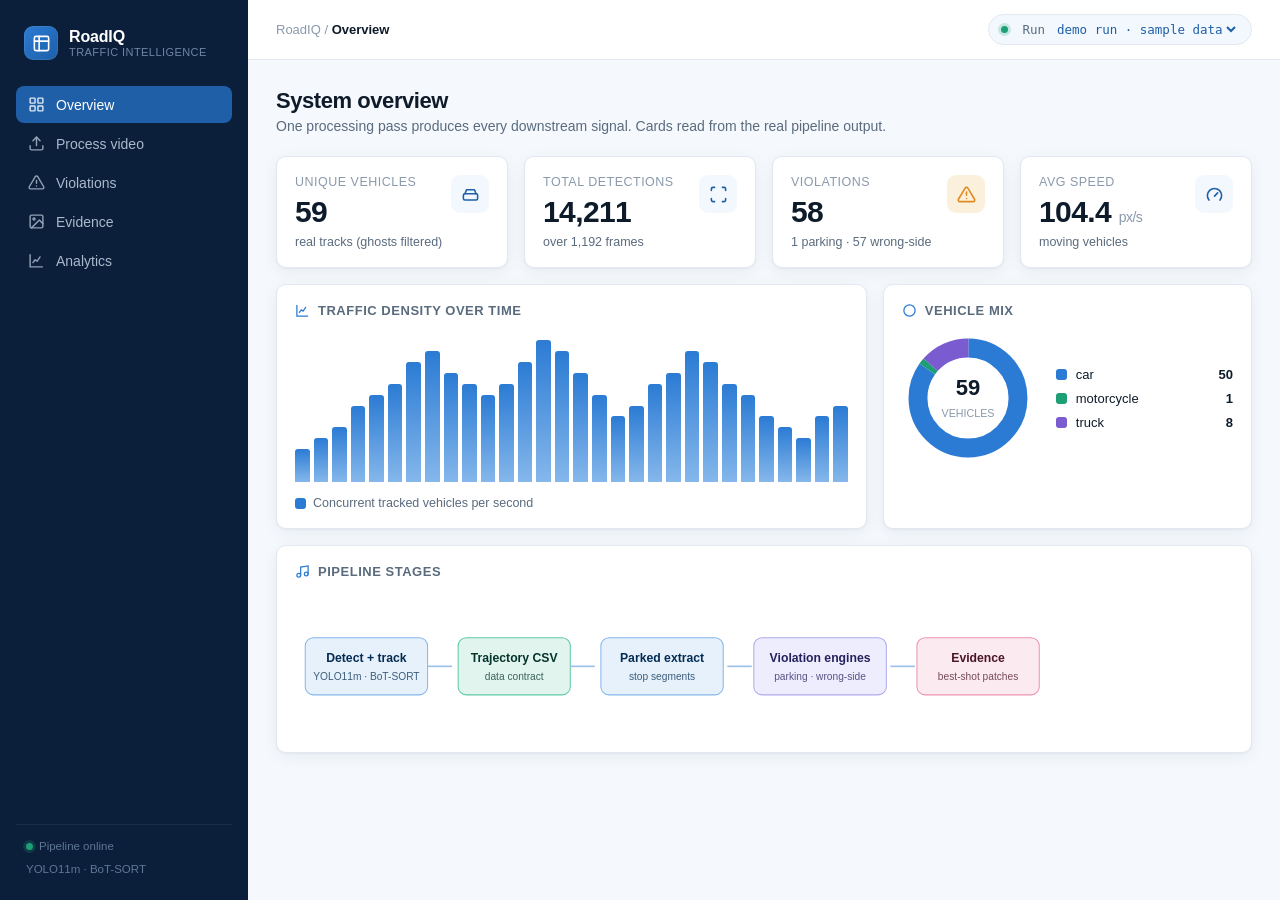
<file: index-2.html>
<!DOCTYPE html>
<html lang="en">
<head>
<meta charset="utf-8">
<meta name="viewport" content="width=device-width, initial-scale=1">
<title>Traffic Violation Dashboard</title>
<style>
:root {
  --navy-900:#0B1F3A; --navy-800:#102a4c; --blue-600:#1E5FA8; --blue-500:#2B7BD4;
  --blue-100:#E6F1FB; --blue-50:#F2F8FD; --ink:#0E1B2A; --slate:#5A6B7E; --mist:#8A99AB;
  --line:#E2E9F1; --surface:#FFFFFF; --canvas:#F5F8FC;
  --amber:#E08A1E; --amber-bg:#FBF0DC; --green:#1D9E75; --green-bg:#E1F5EE;
  --red:#C8442E; --red-bg:#FBE9E5;
  --mono:ui-monospace,"SF Mono","Roboto Mono",Menlo,monospace;
  --sans:-apple-system,BlinkMacSystemFont,"Segoe UI",Roboto,Helvetica,Arial,sans-serif;
  --r:10px; --shadow:0 1px 2px rgba(11,31,58,.04),0 4px 16px rgba(11,31,58,.06);
}
*{box-sizing:border-box;margin:0;padding:0}
html,body{height:100%}
body{font-family:var(--sans);background:var(--canvas);color:var(--ink);-webkit-font-smoothing:antialiased;display:grid;grid-template-columns:248px 1fr;min-height:100vh}

.sidebar{background:var(--navy-900);color:#cdd9e8;display:flex;flex-direction:column;padding:22px 16px;position:sticky;top:0;height:100vh}
.brand{display:flex;align-items:center;gap:11px;padding:4px 8px 22px}
.brand .mark{width:34px;height:34px;border-radius:9px;background:linear-gradient(135deg,var(--blue-500),var(--blue-600));display:grid;place-items:center;flex:none;box-shadow:0 0 0 1px rgba(255,255,255,.08) inset}
.brand .mark svg{width:19px;height:19px}
.brand h1{font-size:16px;font-weight:600;color:#fff;letter-spacing:-.01em;line-height:1.1}
.brand .tag{font-size:11px;color:#6f87a6;letter-spacing:.04em;text-transform:uppercase}
.nav{display:flex;flex-direction:column;gap:2px;margin-top:4px}
.nav a{display:flex;align-items:center;gap:11px;padding:10px 12px;border-radius:8px;color:#aab9cc;text-decoration:none;font-size:14px;font-weight:450;transition:background .14s,color .14s}
.nav a svg{width:17px;height:17px;flex:none;opacity:.85}
.nav a:hover{background:rgba(255,255,255,.05);color:#e6eef8}
.nav a.active{background:var(--blue-600);color:#fff}
.sidebar .foot{margin-top:auto;font-size:11.5px;color:#5f7794;line-height:1.6;padding:12px 10px 0;border-top:1px solid rgba(255,255,255,.07)}
.dot-live{display:inline-block;width:7px;height:7px;border-radius:50%;background:var(--green);margin-right:6px;box-shadow:0 0 0 3px rgba(29,158,117,.2)}

.main{min-width:0;display:flex;flex-direction:column}
.topbar{height:60px;background:var(--surface);border-bottom:1px solid var(--line);display:flex;align-items:center;justify-content:space-between;padding:0 28px;position:sticky;top:0;z-index:10}
.topbar .crumb{font-size:13px;color:var(--mist)}
.topbar .crumb b{color:var(--ink);font-weight:600}
.run-pill{font-size:12.5px;font-family:var(--mono);color:var(--slate);background:var(--blue-50);border:1px solid var(--line);padding:6px 12px;border-radius:20px;display:flex;align-items:center;gap:8px}
.run-pill select{border:none;background:transparent;font:inherit;color:var(--blue-600);cursor:pointer;outline:none}
.content{padding:28px;max-width:1180px;width:100%}
.page{display:none}.page.show{display:block;animation:fade .25s ease}
@keyframes fade{from{opacity:0;transform:translateY(6px)}to{opacity:1;transform:none}}
.page-head{margin-bottom:22px}
.page-head h2{font-size:22px;font-weight:600;letter-spacing:-.02em}
.page-head p{color:var(--slate);font-size:14px;margin-top:4px}

.grid{display:grid;gap:16px}
.cols-4{grid-template-columns:repeat(4,1fr)}.cols-3{grid-template-columns:repeat(3,1fr)}.cols-2{grid-template-columns:1.6fr 1fr}
@media(max-width:1000px){.cols-4{grid-template-columns:repeat(2,1fr)}.cols-2,.cols-3{grid-template-columns:1fr}}
.card{background:var(--surface);border:1px solid var(--line);border-radius:var(--r);padding:18px;box-shadow:var(--shadow)}
.card h3{font-size:13px;font-weight:600;color:var(--slate);text-transform:uppercase;letter-spacing:.04em;margin-bottom:14px;display:flex;align-items:center;gap:8px}
.card h3 svg{width:15px;height:15px;color:var(--blue-500)}
.stat .label{font-size:12.5px;color:var(--mist);text-transform:uppercase;letter-spacing:.04em}
.stat .value{font-size:30px;font-weight:650;letter-spacing:-.02em;margin-top:6px;font-variant-numeric:tabular-nums}
.stat .value small{font-size:14px;color:var(--mist);font-weight:500}
.stat .sub{font-size:12.5px;color:var(--slate);margin-top:6px}
.stat .ic{float:right;width:38px;height:38px;border-radius:9px;background:var(--blue-50);display:grid;place-items:center}
.stat .ic svg{width:19px;height:19px;color:var(--blue-600)}
.stat.alert .ic{background:var(--amber-bg)}.stat.alert .ic svg{color:var(--amber)}

table{width:100%;border-collapse:collapse;font-size:13.5px}
th{text-align:left;font-size:11.5px;text-transform:uppercase;letter-spacing:.04em;color:var(--mist);font-weight:600;padding:0 14px 11px;border-bottom:1px solid var(--line)}
td{padding:13px 14px;border-bottom:1px solid var(--blue-50);vertical-align:middle}
tr:last-child td{border-bottom:none}
tr:hover td{background:var(--blue-50)}
.mono{font-family:var(--mono);font-size:12.5px}
.id-chip{font-family:var(--mono);font-size:12px;background:var(--navy-900);color:#bcd2ee;padding:3px 8px;border-radius:5px}
.badge{display:inline-flex;align-items:center;gap:6px;font-size:12px;font-weight:600;padding:4px 10px;border-radius:16px}
.badge.parking{background:var(--amber-bg);color:#8a5410}
.badge.wrong{background:var(--red-bg);color:#8f2a19}
.badge.cls{background:var(--blue-50);color:var(--blue-600)}
.conf-bar{height:6px;background:var(--line);border-radius:4px;width:70px;overflow:hidden;display:inline-block;vertical-align:middle}
.conf-bar>i{display:block;height:100%;background:var(--blue-500)}

.drop{border:2px dashed var(--sky-line,#85B7EB);border-radius:14px;background:var(--blue-50);padding:46px 20px;text-align:center;cursor:pointer;transition:background .15s,border-color .15s}
.drop:hover,.drop.over{background:#E9F3FD;border-color:var(--blue-500)}
.drop .big{width:54px;height:54px;border-radius:13px;background:#fff;box-shadow:var(--shadow);display:grid;place-items:center;margin:0 auto 14px}
.drop .big svg{width:26px;height:26px;color:var(--blue-600)}
.drop h4{font-size:16px;font-weight:600}
.drop p{color:var(--slate);font-size:13px;margin-top:5px}
.btn{font:inherit;font-weight:600;font-size:14px;border:none;cursor:pointer;padding:11px 20px;border-radius:9px;background:var(--blue-600);color:#fff;transition:background .14s}
.btn:hover{background:var(--blue-500)}.btn:disabled{background:var(--mist);cursor:default}
.btn.ghost{background:#fff;color:var(--blue-600);border:1px solid var(--line)}
.btn.sm{padding:8px 14px;font-size:13px}

.pipe-steps{display:flex;gap:0;margin-top:8px}
.pstep{flex:1;display:flex;flex-direction:column;align-items:center;gap:8px;position:relative}
.pstep:not(:last-child)::after{content:"";position:absolute;top:17px;left:50%;width:100%;height:2px;background:var(--line);z-index:0}
.pstep .ring{width:36px;height:36px;border-radius:50%;background:#fff;border:2px solid var(--line);display:grid;place-items:center;z-index:1;color:var(--mist);transition:all .2s}
.pstep .ring svg{width:16px;height:16px}
.pstep.active .ring{border-color:var(--blue-500);color:var(--blue-600);box-shadow:0 0 0 4px var(--blue-50)}
.pstep.done .ring{background:var(--green);border-color:var(--green);color:#fff}
.pstep .lbl{font-size:11px;color:var(--slate);font-weight:500;text-align:center}
.pstep.active .lbl,.pstep.done .lbl{color:var(--ink)}

.video-wrap{background:var(--navy-900);border-radius:var(--r);overflow:hidden;aspect-ratio:16/9;display:grid;place-items:center}
.video-wrap video{width:100%;height:100%;object-fit:contain}
.video-wrap .placeholder{color:#5f7794;font-size:13px;text-align:center}
.video-wrap .placeholder svg{width:30px;height:30px;margin-bottom:8px;opacity:.6}
.empty{text-align:center;padding:48px 20px;color:var(--mist)}
.empty svg{width:38px;height:38px;opacity:.4;margin-bottom:10px}
.empty p{font-size:14px}
.note{font-size:12.5px;color:var(--slate);background:var(--blue-50);border-left:3px solid #85B7EB;padding:10px 14px;border-radius:0 8px 8px 0;margin-top:14px}
.note.amber{background:var(--amber-bg);border-left-color:var(--amber);color:#7a4d10}
.legend{display:flex;gap:18px;flex-wrap:wrap;font-size:12.5px;color:var(--slate);margin-top:14px}
.legend span{display:flex;align-items:center;gap:7px}
.legend i{width:11px;height:11px;border-radius:3px}
.bars{display:flex;align-items:flex-end;gap:4px;height:150px;padding-top:8px}
.bars .bar{flex:1;background:linear-gradient(var(--blue-500),#85B7EB);border-radius:3px 3px 0 0;min-height:3px;transition:height .4s}
.bars .bar:hover{background:var(--blue-600)}
.donut-wrap{display:flex;align-items:center;gap:22px}
.donut{width:132px;height:132px;flex:none}
.donut-legend{display:flex;flex-direction:column;gap:9px;font-size:13px;flex:1}
.donut-legend .row{display:flex;align-items:center;gap:9px}
.donut-legend .row i{width:11px;height:11px;border-radius:3px;flex:none}
.donut-legend .row b{margin-left:auto;font-variant-numeric:tabular-nums}
.spinner{width:16px;height:16px;border:2px solid var(--blue-100);border-top-color:var(--blue-500);border-radius:50%;animation:spin .7s linear infinite;display:inline-block;vertical-align:middle}
@keyframes spin{to{transform:rotate(360deg)}}

/* zone drawer */
.mode-btn{font:inherit;font-size:13px;font-weight:600;padding:9px 14px;border-radius:8px;border:1px solid var(--line);background:#fff;color:var(--slate);cursor:pointer;display:inline-flex;align-items:center;gap:8px;transition:.14s}
.mode-btn i{width:12px;height:12px;border-radius:3px;flex:none}
.mode-btn.active[data-mode="parking"]{border-color:var(--red);background:var(--red-bg);color:#8f2a19}
.mode-btn.active[data-mode="road"]{border-color:var(--amber);background:var(--amber-bg);color:#8a5410}
.hint{font-size:12.5px;color:var(--blue-600);background:var(--blue-50);border-radius:8px;padding:9px 13px;margin-top:10px;font-weight:500}
.evidence-card{border:1px solid var(--line);border-radius:var(--r);overflow:hidden;background:#fff}
.evidence-card img{width:100%;display:block;background:var(--navy-900)}
.cite-head{padding:12px 14px 0}
.cite-body{padding:10px 14px 14px}
.cite-row{display:flex;justify-content:space-between;gap:12px;padding:5px 0;border-bottom:1px solid var(--blue-50);font-size:13px}
.cite-row:last-child{border-bottom:none}
.cite-k{color:var(--mist);font-weight:500}
.cite-v{color:var(--ink);font-weight:600;font-variant-numeric:tabular-nums;text-align:right}

</style>
</head>
<body data-active="dashboard">

<aside class="sidebar">
  <div class="brand">
    <div class="mark"><svg viewBox="0 0 24 24" fill="none" stroke="#fff" stroke-width="2" stroke-linecap="round" stroke-linejoin="round"><path d="M3 9h18M9 3v18"/><rect x="3" y="3" width="18" height="18" rx="2"/></svg></div>
    <div><h1>RoadIQ</h1><div class="tag">Traffic intelligence</div></div>
  </div>
  <nav class="nav">
    <a data-page="dashboard" href="/dashboard"><svg viewBox="0 0 24 24" fill="none" stroke="currentColor" stroke-width="2"><rect x="3" y="3" width="7" height="7" rx="1"/><rect x="14" y="3" width="7" height="7" rx="1"/><rect x="3" y="14" width="7" height="7" rx="1"/><rect x="14" y="14" width="7" height="7" rx="1"/></svg>Overview</a>
    <a data-page="upload" href="/upload"><svg viewBox="0 0 24 24" fill="none" stroke="currentColor" stroke-width="2" stroke-linecap="round" stroke-linejoin="round"><path d="M21 15v4a2 2 0 0 1-2 2H5a2 2 0 0 1-2-2v-4"/><path d="M17 8l-5-5-5 5"/><path d="M12 3v12"/></svg>Process video</a>
    <a data-page="violations" href="/violations"><svg viewBox="0 0 24 24" fill="none" stroke="currentColor" stroke-width="2" stroke-linecap="round" stroke-linejoin="round"><path d="M10.29 3.86 1.82 18a2 2 0 0 0 1.71 3h16.94a2 2 0 0 0 1.71-3L13.71 3.86a2 2 0 0 0-3.42 0z"/><path d="M12 9v4M12 17h.01"/></svg>Violations</a>
    <a data-page="evidence" href="/evidence"><svg viewBox="0 0 24 24" fill="none" stroke="currentColor" stroke-width="2"><rect x="3" y="3" width="18" height="18" rx="2"/><circle cx="8.5" cy="8.5" r="1.5"/><path d="M21 15l-5-5L5 21" stroke-linecap="round" stroke-linejoin="round"/></svg>Evidence</a>
    <a data-page="analytics" href="/analytics"><svg viewBox="0 0 24 24" fill="none" stroke="currentColor" stroke-width="2"><path d="M3 3v18h18"/><path d="M7 15l3-4 3 2 4-6" stroke-linecap="round" stroke-linejoin="round"/></svg>Analytics</a>
  </nav>
  <div class="foot"><div><span class="dot-live"></span>Pipeline online</div><div style="margin-top:4px">YOLO11m · BoT-SORT</div></div>
</aside>

<div class="main">
  <header class="topbar">
    <div class="crumb">RoadIQ / <b id="crumb">Overview</b></div>
    <div class="run-pill"><span class="dot-live"></span><span>Run</span><select id="runSelect"><option>no runs yet</option></select></div>
  </header>
  <div class="content">

    <!-- OVERVIEW -->
    <section class="page" id="page-dashboard">
      <div class="page-head"><h2>System overview</h2><p>One processing pass produces every downstream signal. Cards read from the real pipeline output.</p></div>
      <div class="grid cols-4" id="statCards"></div>
      <div class="grid cols-2" style="margin-top:16px">
        <div class="card"><h3><svg viewBox="0 0 24 24" fill="none" stroke="currentColor" stroke-width="2"><path d="M3 3v18h18"/><path d="M7 15l3-4 3 2 4-6" stroke-linecap="round" stroke-linejoin="round"/></svg>Traffic density over time</h3><div class="bars" id="ovDensity"></div><div class="legend"><span><i style="background:var(--blue-500)"></i>Concurrent tracked vehicles per second</span></div></div>
        <div class="card"><h3><svg viewBox="0 0 24 24" fill="none" stroke="currentColor" stroke-width="2"><circle cx="12" cy="12" r="9"/></svg>Vehicle mix</h3><div class="donut-wrap"><svg class="donut" id="ovDonut" viewBox="0 0 42 42"></svg><div class="donut-legend" id="ovDonutLegend"></div></div></div>
      </div>
      <div class="card" style="margin-top:16px"><h3><svg viewBox="0 0 24 24" fill="none" stroke="currentColor" stroke-width="2" stroke-linecap="round"><path d="M9 18V5l12-2v13"/><circle cx="6" cy="18" r="3"/><circle cx="18" cy="16" r="3"/></svg>Pipeline stages</h3><div id="archDiagram"></div></div>
    </section>

    <!-- UPLOAD -->
    <section class="page" id="page-upload">
      <div class="page-head"><h2>Process a traffic video</h2><p>Upload footage, draw parking zones and road lanes with flow arrows, then run the full violation pipeline.</p></div>
      <div class="grid cols-2">
        <div class="card">
          <input type="file" id="fileInput" accept="video/*" hidden>
          <div class="drop" id="drop"><div class="big"><svg viewBox="0 0 24 24" fill="none" stroke="currentColor" stroke-width="2" stroke-linecap="round" stroke-linejoin="round"><path d="M21 15v4a2 2 0 0 1-2 2H5a2 2 0 0 1-2-2v-4"/><path d="M17 8l-5-5-5 5"/><path d="M12 3v12"/></svg></div><h4 id="dropTitle">Drop a video here, or click to browse</h4><p id="dropSub">MP4 · runs YOLO11m + BoT-SORT + violation engines</p></div>
          <div style="display:flex;gap:10px;margin-top:16px"><button class="btn" id="runBtn" disabled>Run pipeline</button><button class="btn ghost" id="demoBtn">Load demo run</button></div>
          <div class="note amber">GPU note — detection is compute-heavy. On CPU, use a short, lower-resolution clip. The page polls for completion automatically.</div>
        </div>
        <div class="card">
          <h3><svg viewBox="0 0 24 24" fill="none" stroke="currentColor" stroke-width="2"><circle cx="12" cy="12" r="9"/></svg>Pipeline status</h3>
          <div class="pipe-steps" id="pipeSteps">
            <div class="pstep" data-s="0"><div class="ring"><svg viewBox="0 0 24 24" fill="none" stroke="currentColor" stroke-width="2" stroke-linecap="round" stroke-linejoin="round"><path d="M17 8l-5-5-5 5"/><path d="M12 3v12"/></svg></div><div class="lbl">Upload</div></div>
            <div class="pstep" data-s="1"><div class="ring"><svg viewBox="0 0 24 24" fill="none" stroke="currentColor" stroke-width="2"><path d="M12 2 2 7l10 5 10-5-10-5z"/><path d="M2 17l10 5 10-5" stroke-linecap="round" stroke-linejoin="round"/></svg></div><div class="lbl">Zones</div></div>
            <div class="pstep" data-s="2"><div class="ring"><svg viewBox="0 0 24 24" fill="none" stroke="currentColor" stroke-width="2"><rect x="3" y="5" width="18" height="14" rx="2"/><path d="M8 9l4 3-4 3" stroke-linecap="round" stroke-linejoin="round"/></svg></div><div class="lbl">Detect</div></div>
            <div class="pstep" data-s="3"><div class="ring"><svg viewBox="0 0 24 24" fill="none" stroke="currentColor" stroke-width="2" stroke-linecap="round" stroke-linejoin="round"><path d="M10.29 3.86 1.82 18a2 2 0 0 0 1.71 3h16.94a2 2 0 0 0 1.71-3L13.71 3.86a2 2 0 0 0-3.42 0z"/><path d="M12 9v4M12 17h.01"/></svg></div><div class="lbl">Violations</div></div>
            <div class="pstep" data-s="4"><div class="ring"><svg viewBox="0 0 24 24" fill="none" stroke="currentColor" stroke-width="2" stroke-linecap="round" stroke-linejoin="round"><path d="M20 6 9 17l-5-5"/></svg></div><div class="lbl">Evidence</div></div>
          </div>
          <div id="statusMsg" style="margin-top:18px;font-size:13.5px;color:var(--slate)">Waiting for a video.</div>
        </div>
      </div>

      <!-- ZONE DRAWER -->
      <div class="card" id="zoneCard" style="margin-top:16px;display:none">
        <h3><svg viewBox="0 0 24 24" fill="none" stroke="currentColor" stroke-width="2" stroke-linecap="round" stroke-linejoin="round"><path d="M12 2 2 7l10 5 10-5-10-5z"/><path d="M2 17l10 5 10-5M2 12l10 5 10-5"/></svg>Set up zones</h3>
        <p style="font-size:13px;color:var(--slate);margin:-6px 0 14px">The camera is static, so zones drawn on this frame hold for the whole clip. Choose a mode, click points to outline an area, then close it. Road lanes also need a flow-direction arrow.</p>
        <div style="display:flex;gap:18px;flex-wrap:wrap">
          <div style="flex:2;min-width:340px">
            <div style="display:flex;gap:10px;margin-bottom:12px;flex-wrap:wrap">
              <button class="mode-btn" data-mode="parking"><i style="background:var(--red)"></i>Parking zone</button>
              <button class="mode-btn" data-mode="road"><i style="background:var(--amber)"></i>Road lane + arrow</button>
              <button class="btn ghost sm" id="closeShapeBtn">Close shape</button>
              <button class="btn ghost sm" id="undoBtn">Undo</button>
            </div>
            <div id="canvasWrap" style="position:relative;border-radius:10px;overflow:hidden;background:var(--navy-900);line-height:0">
              <img id="frameImg" style="width:100%;display:block" alt="frame">
              <canvas id="zoneCanvas" style="position:absolute;inset:0;width:100%;height:100%;cursor:crosshair"></canvas>
            </div>
            <div class="hint" id="drawHint">Pick a mode above to start drawing.</div>
          </div>
          <div style="flex:1;min-width:200px">
            <div style="font-size:11.5px;text-transform:uppercase;letter-spacing:.04em;color:var(--mist);font-weight:600;margin-bottom:10px">Configured zones</div>
            <div id="zoneList"><div style="font-size:13px;color:var(--mist)">No zones yet. Drawing is optional — skip to process the whole frame.</div></div>
          </div>
        </div>
      </div>

      <div class="grid cols-2" style="margin-top:16px">
        <div class="card"><h3><svg viewBox="0 0 24 24" fill="none" stroke="currentColor" stroke-width="2"><rect x="2" y="4" width="20" height="16" rx="2"/><path d="M10 9l5 3-5 3z" stroke-linejoin="round"/></svg>Annotated output</h3><div class="video-wrap" id="annoWrap"><div class="placeholder"><svg viewBox="0 0 24 24" fill="none" stroke="currentColor" stroke-width="1.6"><rect x="2" y="4" width="20" height="16" rx="2"/><path d="M10 9l5 3-5 3z"/></svg><div>Boxes + IDs render here after processing</div></div></div></div>
        <div class="card"><h3><svg viewBox="0 0 24 24" fill="none" stroke="currentColor" stroke-width="2"><circle cx="5" cy="19" r="2"/><path d="M5 17c4-9 9-12 16-13" stroke-linecap="round"/></svg>Trajectory map</h3><div class="video-wrap" id="trajWrap"><div class="placeholder"><svg viewBox="0 0 24 24" fill="none" stroke="currentColor" stroke-width="1.6"><circle cx="5" cy="19" r="2"/><path d="M5 17c4-9 9-12 16-13"/></svg><div>Isolated motion-vector view</div></div></div></div>
      </div>
    </section>

    <!-- VIOLATIONS -->
    <section class="page" id="page-violations">
      <div class="page-head"><h2>Detected violations</h2><p>Illegal parking (5-point consensus) and wrong-side driving (vector alignment) from the real engines.</p></div>
      <div class="grid cols-2" id="violStats" style="margin-bottom:16px"></div>
      <div class="card"><h3 style="justify-content:space-between"><span style="display:flex;align-items:center;gap:8px"><svg viewBox="0 0 24 24" fill="none" stroke="currentColor" stroke-width="2" stroke-linecap="round" stroke-linejoin="round"><path d="M10.29 3.86 1.82 18a2 2 0 0 0 1.71 3h16.94a2 2 0 0 0 1.71-3L13.71 3.86a2 2 0 0 0-3.42 0z"/><path d="M12 9v4M12 17h.01"/></svg>Violation log</span><button class="btn ghost sm" id="dlCsvBtn"><svg viewBox="0 0 24 24" fill="none" stroke="currentColor" stroke-width="2" stroke-linecap="round" stroke-linejoin="round" style="width:14px;height:14px;margin-right:6px;vertical-align:-2px"><path d="M21 15v4a2 2 0 0 1-2 2H5a2 2 0 0 1-2-2v-4"/><path d="M7 10l5 5 5-5"/><path d="M12 15V3"/></svg>Download CSV</button></h3><div id="violTable"></div></div>
    </section>

    <!-- EVIDENCE -->
    <section class="page" id="page-evidence">
      <div class="page-head"><h2>Evidence patches</h2><p>The harvester picks the sharpest, largest frame per violator and writes a citation sidecar.</p></div>
      <div class="grid cols-3" id="evidenceGrid"></div>
    </section>

    <!-- ANALYTICS -->
    <section class="page" id="page-analytics">
      <div class="page-head"><h2>Analytics &amp; reporting</h2><p>Aggregate trends over the trajectory records.</p></div>
      <div class="grid cols-3" id="anStats" style="margin-bottom:16px"></div>
      <div class="grid cols-2">
        <div class="card"><h3><svg viewBox="0 0 24 24" fill="none" stroke="currentColor" stroke-width="2"><path d="M3 3v18h18"/><path d="M7 15l3-4 3 2 4-6" stroke-linecap="round" stroke-linejoin="round"/></svg>Traffic density timeline</h3><div class="bars" id="anDensity"></div></div>
        <div class="card"><h3><svg viewBox="0 0 24 24" fill="none" stroke="currentColor" stroke-width="2"><path d="M10.29 3.86 1.82 18a2 2 0 0 0 1.71 3h16.94a2 2 0 0 0 1.71-3L13.71 3.86a2 2 0 0 0-3.42 0z" stroke-linejoin="round"/></svg>Violations by type</h3><div id="anViolMix"></div></div>
      </div>
    </section>

  </div>
</div>

<script>
const __DEMO__ = {
  summary:{unique_vehicles:59,total_detections:14211,frames:1192,class_breakdown:{car:50,motorcycle:1,truck:8},n_parking:1,n_wrong_side:57},
  violations:[
    {tracker_id:6,type:"Illegal parking",vehicle_class:"car",timestamp_sec:1.48,detail:"zone #1 \u00b7 4/5 pts \u00b7 9.16s",confidence:0.8},
    {tracker_id:101,type:"Wrong-side driving",vehicle_class:"truck",timestamp_sec:47.12,detail:"lane #2 \u00b7 172.0\u00b0 vs legal 0.0\u00b0",confidence:0.96},
    {tracker_id:103,type:"Wrong-side driving",vehicle_class:"car",timestamp_sec:43.52,detail:"lane #2 \u00b7 168.4\u00b0 vs legal 0.0\u00b0",confidence:0.94},
    {tracker_id:104,type:"Wrong-side driving",vehicle_class:"car",timestamp_sec:47.16,detail:"lane #2 \u00b7 175.2\u00b0 vs legal 0.0\u00b0",confidence:0.97},
    {tracker_id:110,type:"Wrong-side driving",vehicle_class:"truck",timestamp_sec:47.44,detail:"lane #2 \u00b7 178.0\u00b0 vs legal 0.0\u00b0",confidence:0.99}
  ],
  analytics:{density_over_time:[3,4,5,7,8,9,11,12,10,9,8,9,11,13,12,10,8,6,7,9,10,12,11,9,8,6,5,4,6,7].map((c,i)=>({t:i,count:c})),avg_speed_px_sec:104.4,peak_concurrent:22},
  evidence:[
    {image:"",filename:"best_shot_id_101_truck.jpg",citation:"VIOLATION TYPE  : WRONG-SIDE DRIVING\nTRACKER ID      : 101\nVEHICLE CLASS   : TRUCK\nEVIDENCE FRAME  : 1178\nEVIDENCE TIME   : 47.12 seconds from video start\nRESOLUTION AREA : 84231 pixels\nVECTOR MOTION METRICS:\n  \u2022 Vehicle Direction: 188.0\u00b0\n  \u2022 Allowed Direction: 0.0\u00b0\n  \u2022 Deviation Angle  : 172.0\u00b0 against legal lane flow\n  \u2022 Target Zone ID   : Road Lane #2"}
  ]
};
window.fetch = function(url){url=String(url);const J=o=>Promise.resolve({ok:true,json:()=>Promise.resolve(o)});
  if(url.endsWith('/summary'))return J(__DEMO__.summary);
  if(url.endsWith('/violations'))return J(__DEMO__.violations);
  if(url.endsWith('/analytics'))return J(__DEMO__.analytics);
  if(url.endsWith('/evidence'))return J(__DEMO__.evidence);
  if(url.endsWith('/api/runs'))return J([]);
  if(url.endsWith('/api/demo'))return J(__DEMO__);
  if(url.includes('/api/upload'))return J({run_id:"demo",image:"",width:1280,height:720});
  if(url.includes('/process'))return J({run_id:"demo",status:"queued"});
  return J({});};
</script>
<script>
const $ = (s, r = document) => r.querySelector(s);
const $$ = (s, r = document) => [...r.querySelectorAll(s)];
const fmt = n => Number(n).toLocaleString();
const CRUMBS = { dashboard: "Overview", upload: "Process video", violations: "Violations", evidence: "Evidence", analytics: "Analytics" };
const VCOLORS = { car: "#2B7BD4", motorcycle: "#1D9E75", bus: "#E08A1E", truck: "#7A5BD0", bicycle: "#C8442E", person: "#8A99AB" };

let STATE = { runId: null, data: null };

function showPage(p) {
  $$(".page").forEach(x => x.classList.remove("show"));
  $("#page-" + p)?.classList.add("show");
  $$(".nav a").forEach(a => a.classList.toggle("active", a.dataset.page === p));
  $("#crumb").textContent = CRUMBS[p] || "Overview";
  try { if (location.protocol !== "file:") history.replaceState({}, "", "/" + p); } catch (e) {}
  render(p);
}
$$(".nav a").forEach(a => a.addEventListener("click", e => { e.preventDefault(); showPage(a.dataset.page); }));
const currentPage = () => $$(".page.show")[0]?.id.replace("page-", "") || document.body.dataset.active || "dashboard";

async function loadRuns() {
  try {
    const runs = await fetch("/api/runs").then(r => r.json());
    const done = runs.filter(r => r.status === "done");
    const sel = $("#runSelect");
    if (done.length) {
      sel.innerHTML = done.map(r => `<option value="${r.run_id}">${r.video} · ${r.run_id.slice(0, 15)}</option>`).join("");
      sel.onchange = () => selectRun(sel.value);
      if (!STATE.runId || STATE.runId === "demo") await selectRun(done[0].run_id);
    }
    return runs;
  } catch { return []; }
}
async function selectRun(id) {
  if (!id || id === "undefined") return;
  STATE.runId = id;
  const [summary, violations, analytics, evidence] = await Promise.all([
    fetch(`/api/runs/${id}/summary`).then(r => r.json()),
    fetch(`/api/runs/${id}/violations`).then(r => r.json()),
    fetch(`/api/runs/${id}/analytics`).then(r => r.json()),
    fetch(`/api/runs/${id}/evidence`).then(r => r.json()),
  ]);
  STATE.data = { summary, violations, analytics, evidence };
  // re-render whatever page is showing, with the real run's data
  render(currentPage());
}
async function loadDemo() {
  const d = await fetch("/api/demo").then(r => r.json());
  STATE.runId = "demo"; STATE.data = d;
  $("#runSelect").innerHTML = `<option>demo run · sample data</option>`;
  render(currentPage());
}

function render(p) {
  if (!STATE.data) return;
  const { summary, violations, analytics, evidence } = STATE.data;
  if (p === "dashboard") renderDashboard(summary, violations, analytics);
  if (p === "violations") renderViolations(violations);
  if (p === "evidence") renderEvidence(evidence);
  if (p === "analytics") renderAnalytics(analytics, violations);
}

const IC = {
  obj: `<svg viewBox="0 0 24 24" fill="none" stroke="currentColor" stroke-width="2"><rect x="3" y="11" width="18" height="8" rx="2"/><path d="M5 11l2-5h10l2 5" stroke-linecap="round" stroke-linejoin="round"/></svg>`,
  det: `<svg viewBox="0 0 24 24" fill="none" stroke="currentColor" stroke-width="2"><path d="M3 7V5a2 2 0 0 1 2-2h2M17 3h2a2 2 0 0 1 2 2v2M21 17v2a2 2 0 0 1-2 2h-2M7 21H5a2 2 0 0 1-2-2v-2" stroke-linecap="round"/></svg>`,
  alert: `<svg viewBox="0 0 24 24" fill="none" stroke="currentColor" stroke-width="2" stroke-linecap="round" stroke-linejoin="round"><path d="M10.29 3.86 1.82 18a2 2 0 0 0 1.71 3h16.94a2 2 0 0 0 1.71-3L13.71 3.86a2 2 0 0 0-3.42 0z"/><path d="M12 9v4M12 17h.01"/></svg>`,
  speed: `<svg viewBox="0 0 24 24" fill="none" stroke="currentColor" stroke-width="2"><path d="M12 14l4-4M5 19a9 9 0 1 1 14 0" stroke-linecap="round"/></svg>`,
};
function statCard({ label, value, unit, sub, icon, alert }) {
  return `<div class="card stat ${alert ? 'alert' : ''}"><div class="ic">${icon}</div><div class="label">${label}</div><div class="value">${value}${unit ? ` <small>${unit}</small>` : ""}</div>${sub ? `<div class="sub">${sub}</div>` : ""}</div>`;
}

function renderDashboard(s, v, a) {
  $("#statCards").innerHTML = [
    statCard({ label: "Unique vehicles", value: fmt(s.unique_vehicles || 0), sub: "real tracks (ghosts filtered)", icon: IC.obj }),
    statCard({ label: "Total detections", value: fmt(s.total_detections || 0), sub: `over ${fmt(s.frames || 0)} frames`, icon: IC.det }),
    statCard({ label: "Violations", value: (s.n_parking || 0) + (s.n_wrong_side || 0), sub: `${s.n_parking || 0} parking · ${s.n_wrong_side || 0} wrong-side`, icon: IC.alert, alert: true }),
    statCard({ label: "Avg speed", value: a.avg_speed_px_sec || 0, unit: "px/s", sub: "moving vehicles", icon: IC.speed }),
  ].join("");
  drawBars("#ovDensity", (a.density_over_time || []).map(d => d.count));
  drawDonut(s.class_breakdown || {});
  drawArch();
}
function drawBars(sel, vals) {
  const max = Math.max(...vals, 1);
  $(sel).innerHTML = vals.map(v => `<div class="bar" style="height:${Math.max(3, v / max * 100)}%" title="${v}"></div>`).join("");
}
function drawDonut(bd) {
  const e = Object.entries(bd), total = e.reduce((s, [, v]) => s + v, 0) || 1;
  let acc = 0;
  const segs = e.map(([k, v]) => { const len = v / total * 100; const s = `<circle cx="21" cy="21" r="15.915" fill="transparent" stroke="${VCOLORS[k] || '#8A99AB'}" stroke-width="6" stroke-dasharray="${len} ${100 - len}" stroke-dashoffset="${25 - acc}"/>`; acc += len; return s; }).join("");
  $("#ovDonut").innerHTML = `<circle cx="21" cy="21" r="15.915" fill="transparent" stroke="#EEF3F9" stroke-width="6"/>${segs}<text x="21" y="20" text-anchor="middle" font-size="7" font-weight="700" fill="#0E1B2A">${total}</text><text x="21" y="27" text-anchor="middle" font-size="3.4" fill="#8A99AB">VEHICLES</text>`;
  $("#ovDonutLegend").innerHTML = e.map(([k, v]) => `<div class="row"><i style="background:${VCOLORS[k] || '#8A99AB'}"></i>${k}<b>${v}</b></div>`).join("") || `<div style="color:var(--mist);font-size:13px">No data</div>`;
}
function drawArch() {
  const box = (x, w, t, s, fill, stroke, ink) => `<rect x="${x}" y="40" width="${w}" height="56" rx="8" fill="${fill}" stroke="${stroke}"/><text x="${x + w / 2}" y="64" text-anchor="middle" font-size="12" font-weight="600" fill="${ink}">${t}</text><text x="${x + w / 2}" y="81" text-anchor="middle" font-size="10" fill="${ink}" opacity=".75">${s}</text>`;
  const arr = x => `<line x1="${x}" y1="68" x2="${x + 24}" y2="68" stroke="#9DBEE8" stroke-width="1.6"/>`;
  $("#archDiagram").innerHTML = `<svg viewBox="0 0 920 130" style="width:100%;height:auto;margin-top:4px">
    ${box(10, 120, "Detect + track", "YOLO11m · BoT-SORT", "#E6F1FB", "#85B7EB", "#042C53")}${arr(130)}
    ${box(160, 110, "Trajectory CSV", "data contract", "#E1F5EE", "#5DCAA5", "#04342C")}${arr(270)}
    ${box(300, 120, "Parked extract", "stop segments", "#E6F1FB", "#85B7EB", "#042C53")}${arr(424)}
    ${box(450, 130, "Violation engines", "parking · wrong-side", "#EEEDFE", "#AFA9EC", "#26215C")}${arr(584)}
    ${box(610, 120, "Evidence", "best-shot patches", "#FBEAF0", "#ED93B1", "#4B1528")}
  </svg>`;
}

const VBADGE = { "Illegal parking": "parking", "Wrong-side driving": "wrong" };
function renderViolations(v) {
  const np = v.filter(x => x.type === "Illegal parking").length, nw = v.filter(x => x.type === "Wrong-side driving").length;
  $("#violStats").innerHTML = [
    statCard({ label: "Illegal parking", value: np, sub: "5-point consensus", icon: IC.alert, alert: np > 0 }),
    statCard({ label: "Wrong-side driving", value: nw, sub: "vector alignment", icon: IC.alert, alert: nw > 0 }),
  ].join("");
  if (!v.length) { $("#violTable").innerHTML = emptyState("No violations in this run."); const b=$("#dlCsvBtn"); if(b) b.style.display="none"; return; }
  const b = $("#dlCsvBtn");
  if (b) { b.style.display = ""; b.onclick = () => downloadViolationsCsv(v); }
  $("#violTable").innerHTML = `<table><thead><tr><th>Track</th><th>Type</th><th>Vehicle</th><th>Time</th><th>Confidence</th><th>Detail</th></tr></thead><tbody>${v.map(x => `<tr>
    <td><span class="id-chip">#${x.tracker_id}</span></td>
    <td><span class="badge ${VBADGE[x.type] || 'parking'}">${x.type}</span></td>
    <td><span class="badge cls">${x.vehicle_class}</span></td>
    <td class="mono">${Number(x.timestamp_sec).toFixed(1)}s</td>
    <td><span class="conf-bar"><i style="width:${Math.round(x.confidence * 100)}%"></i></span> <span class="mono">${Number(x.confidence).toFixed(2)}</span></td>
    <td style="color:var(--slate);font-size:12.5px">${x.detail}</td></tr>`).join("")}</tbody></table>`;
}

// Build a CSV from the currently displayed violations and trigger a download.
function downloadViolationsCsv(rows) {
  const cols = ["tracker_id", "type", "vehicle_class", "timestamp_sec", "confidence", "detail"];
  const esc = s => `"${String(s ?? "").replace(/"/g, '""')}"`;
  const lines = [cols.join(",")];
  rows.forEach(r => lines.push(cols.map(c => esc(r[c])).join(",")));
  const blob = new Blob([lines.join("\n")], { type: "text/csv;charset=utf-8;" });
  const url = URL.createObjectURL(blob);
  const a = document.createElement("a");
  const stamp = (STATE.runId && STATE.runId !== "demo") ? STATE.runId : "demo";
  a.href = url; a.download = `violations_${stamp}.csv`;
  document.body.appendChild(a); a.click(); document.body.removeChild(a);
  URL.revokeObjectURL(url);
}

function renderEvidence(ev) {
  if (!ev || !ev.length) { $("#evidenceGrid").innerHTML = emptyState("No evidence patches yet. They appear after a run with violations."); return; }
  $("#evidenceGrid").innerHTML = ev.map(e => {
    const fields = parseCitation(e.citation || "");
    const vtype = fields["VIOLATION TYPE"] || "Violation";
    const rows = Object.entries(fields)
      .filter(([k]) => k !== "VIOLATION TYPE" && !/^=/.test(k))
      .map(([k, v]) => `<div class="cite-row"><span class="cite-k">${titleCase(k)}</span><span class="cite-v">${v}</span></div>`)
      .join("");
    return `<div class="evidence-card">
      <img src="${e.image}" alt="${e.filename}">
      <div class="cite-head"><span class="badge ${/parking/i.test(vtype) ? 'parking' : 'wrong'}">${titleCase(vtype)}</span></div>
      <div class="cite-body">${rows}</div>
    </div>`;
  }).join("");
}
// turn the raw citation .txt into {KEY: value} pairs, skipping divider lines
function parseCitation(txt) {
  const out = {};
  txt.split("\n").forEach(line => {
    const t = line.trim();
    if (!t || /^[=\-]+$/.test(t) || /CITATION TICKET/i.test(t)) return;
    const isBullet = t.startsWith("•");
    const idx = t.indexOf(":");
    if (idx === -1) return;
    let k = t.slice(0, idx).replace(/^•\s*/, "").trim();
    let v = t.slice(idx + 1).trim();
    out[(isBullet ? "  " : "") + k] = v;
  });
  return out;
}
function titleCase(s) {
  return String(s).toLowerCase().replace(/\b\w/g, c => c.toUpperCase()).replace(/\bId\b/, "ID");
}

function renderAnalytics(a, v) {
  $("#anStats").innerHTML = [
    statCard({ label: "Peak concurrent", value: a.peak_concurrent || 0, sub: "vehicles in frame", icon: IC.obj }),
    statCard({ label: "Avg speed", value: a.avg_speed_px_sec || 0, unit: "px/s", sub: "moving vehicles", icon: IC.speed }),
    statCard({ label: "Total violations", value: v.length, sub: "this run", icon: IC.alert, alert: v.length > 0 }),
  ].join("");
  drawBars("#anDensity", (a.density_over_time || []).map(d => d.count));
  const counts = {}; v.forEach(x => counts[x.type] = (counts[x.type] || 0) + 1);
  const max = Math.max(...Object.values(counts), 1);
  const C = { "Wrong-side driving": "#C8442E", "Illegal parking": "#E08A1E" };
  $("#anViolMix").innerHTML = Object.keys(counts).length ? Object.entries(counts).map(([k, n]) => `<div style="margin-bottom:14px"><div style="display:flex;justify-content:space-between;font-size:13px;margin-bottom:5px"><span>${k}</span><b class="mono">${n}</b></div><div style="height:9px;background:var(--line);border-radius:5px;overflow:hidden"><i style="display:block;height:100%;width:${n / max * 100}%;background:${C[k] || '#2B7BD4'}"></i></div></div>`).join("") : emptyState("No violations to chart.");
}
function emptyState(m) { return `<div class="empty"><svg viewBox="0 0 24 24" fill="none" stroke="currentColor" stroke-width="1.6"><circle cx="11" cy="11" r="7"/><path d="M21 21l-4-4" stroke-linecap="round"/></svg><p>${m}</p></div>`; }

// =================== UPLOAD + POLYGON DRAWER (mirrors polygon.py) ===================
const drop = $("#drop"), fileInput = $("#fileInput"), runBtn = $("#runBtn");
let ctx = null, canvas = null;
// RUN.zones uses the SAME schema as polygon.py: {zone_id, zone_type, polygon:[[x,y]], legal_vector}
let RUN = { id: null, fw: 0, fh: 0, zones: [], mode: null, poly: [], closed: false, vecStart: null, awaitingVector: false };

if (drop) {
  drop.addEventListener("click", () => fileInput.click());
  ["dragover", "dragenter"].forEach(e => drop.addEventListener(e, ev => { ev.preventDefault(); drop.classList.add("over"); }));
  ["dragleave", "drop"].forEach(e => drop.addEventListener(e, ev => { ev.preventDefault(); drop.classList.remove("over"); }));
  drop.addEventListener("drop", ev => { if (ev.dataTransfer.files[0]) setFile(ev.dataTransfer.files[0]); });
  fileInput.addEventListener("change", () => fileInput.files[0] && setFile(fileInput.files[0]));
  runBtn.addEventListener("click", startProcessing);
  $("#demoBtn").addEventListener("click", () => { loadDemo(); setSteps(4); $("#statusMsg").innerHTML = "Demo run loaded with sample data."; });
  setupCanvas();
  $$(".mode-btn").forEach(b => b.addEventListener("click", () => setMode(b.dataset.mode)));
  $("#closeShapeBtn").addEventListener("click", closeShape);
  $("#undoBtn").addEventListener("click", undo);
}

async function setFile(f) {
  $("#dropTitle").textContent = f.name;
  $("#dropSub").textContent = (f.size / 1e6).toFixed(1) + " MB · uploading…";
  runBtn.disabled = true; setSteps(0);
  const fd = new FormData(); fd.append("video", f);
  $("#statusMsg").innerHTML = `<span class="spinner"></span> Uploading & grabbing a frame…`;
  try {
    const resp = await fetch("/api/upload", { method: "POST", body: fd });
    if (!resp.ok) {
      let msg = `Upload failed (HTTP ${resp.status})`;
      try { const e = await resp.json(); if (e.detail) msg = e.detail; } catch {}
      $("#statusMsg").innerHTML = msg;
      return;
    }
    const res = await resp.json();
    if (!res.run_id) { $("#statusMsg").innerHTML = "Upload returned no run id — check the server log."; return; }
    RUN = { id: res.run_id, fw: res.width, fh: res.height, zones: [], mode: null, poly: [], closed: false, vecStart: null, awaitingVector: false };
    const img = $("#frameImg"); img.onload = () => sizeCanvas(); img.src = res.image;
    $("#zoneCard").style.display = "block";
    $("#dropSub").textContent = `${(f.size / 1e6).toFixed(1)} MB · ${res.width}×${res.height} · draw zones below (optional)`;
    $("#statusMsg").innerHTML = "Frame ready. Draw zones, or press Run pipeline.";
    runBtn.disabled = false; setSteps(1);
  } catch (err) { $("#statusMsg").innerHTML = "Upload failed — is the server running? " + err; }
}

function setupCanvas() {
  canvas = $("#zoneCanvas"); if (!canvas) return;
  ctx = canvas.getContext("2d");
  canvas.addEventListener("click", onClick);
  window.addEventListener("resize", sizeCanvas);
}
function sizeCanvas() { const img = $("#frameImg"); if (!canvas || !ctx || !img || !img.clientWidth) return; canvas.width = img.clientWidth; canvas.height = img.clientHeight; redraw(); }
function toFrame(dx, dy) { return [Math.round(dx * RUN.fw / canvas.width), Math.round(dy * RUN.fh / canvas.height)]; }
function toDisp(fx, fy) { return [fx * canvas.width / RUN.fw, fy * canvas.height / RUN.fh]; }

function setMode(m) {
  RUN.mode = m; RUN.poly = []; RUN.closed = false; RUN.vecStart = null; RUN.awaitingVector = false;
  $$(".mode-btn").forEach(b => b.classList.toggle("active", b.dataset.mode === m));
  $("#drawHint").textContent = m === "parking"
    ? "Parking mode — click points to outline the no-parking area, then Close shape."
    : "Road mode — outline the lane, Close shape, then click TWO points for the legal flow arrow (tail → head).";
  redraw();
}
function onClick(e) {
  if (!RUN.mode) { $("#drawHint").textContent = "Pick a mode first (Parking zone or Road lane)."; return; }
  const r = canvas.getBoundingClientRect();
  const pt = toFrame(e.clientX - r.left, e.clientY - r.top);
  if (RUN.awaitingVector) {           // road-lane arrow: two clicks
    if (!RUN.vecStart) { RUN.vecStart = pt; $("#drawHint").textContent = "Now click the arrowhead (direction of legal flow)."; }
    else { commitRoad(RUN.vecStart, pt); }
    redraw(); return;
  }
  if (RUN.closed) return;
  RUN.poly.push(pt); redraw();
}
function closeShape() {
  if (RUN.poly.length < 3) { $("#drawHint").textContent = "Need at least 3 points."; return; }
  RUN.closed = true;
  if (RUN.mode === "parking") { commitParking(); }
  else { RUN.awaitingVector = true; $("#drawHint").textContent = "Lane closed. Click TWO points for the flow arrow (tail → head)."; }
  redraw();
}
function commitParking() {
  RUN.zones.push({ zone_id: RUN.zones.length + 1, zone_type: "illegal_parking", polygon: RUN.poly.slice(), legal_vector: null });
  resetDrawing(); persist();
}
function commitRoad(start, end) {
  RUN.zones.push({ zone_id: RUN.zones.length + 1, zone_type: "road_lane", polygon: RUN.poly.slice(), legal_vector: { start, end } });
  resetDrawing(); persist();
}
function resetDrawing() { RUN.poly = []; RUN.closed = false; RUN.vecStart = null; RUN.awaitingVector = false; renderZoneList(); }
function undo() {
  if (RUN.awaitingVector && RUN.vecStart) { RUN.vecStart = null; }
  else if (RUN.awaitingVector) { RUN.awaitingVector = false; RUN.closed = false; }
  else if (RUN.poly.length) { RUN.poly.pop(); }
  else if (RUN.zones.length) { const z = RUN.zones.pop(); renderZoneList(); persist(); }
  redraw();
}
function redraw() {
  if (!ctx) return;
  ctx.clearRect(0, 0, canvas.width, canvas.height);
  RUN.zones.forEach(z => {
    const col = z.zone_type === "road_lane" ? "#E08A1E" : "#C8442E";
    drawPoly(z.polygon, col, true, `${z.zone_type === "road_lane" ? "Lane" : "Parking"} #${z.zone_id}`);
    if (z.legal_vector) drawArrow(z.legal_vector.start, z.legal_vector.end, "#1E5FA8");
  });
  if (RUN.poly.length) {
    const col = RUN.mode === "road" ? "#E08A1E" : "#C8442E";
    drawPoly(RUN.poly, col, RUN.closed, null, true);
  }
  if (RUN.vecStart) { const [x, y] = toDisp(...RUN.vecStart); ctx.beginPath(); ctx.arc(x, y, 5, 0, 7); ctx.fillStyle = "#1E5FA8"; ctx.fill(); }
}
function drawPoly(pts, color, fill, label, dots) {
  if (!pts.length) return;
  ctx.beginPath();
  pts.forEach((p, i) => { const [x, y] = toDisp(p[0], p[1]); i ? ctx.lineTo(x, y) : ctx.moveTo(x, y); });
  if (fill) ctx.closePath();
  ctx.lineWidth = 2; ctx.strokeStyle = color; ctx.stroke();
  if (fill) { ctx.fillStyle = color + "33"; ctx.fill(); }
  if (dots) pts.forEach(p => { const [x, y] = toDisp(p[0], p[1]); ctx.beginPath(); ctx.arc(x, y, 4, 0, 7); ctx.fillStyle = color; ctx.fill(); });
  if (label) { const [x, y] = toDisp(pts[0][0], pts[0][1]); ctx.fillStyle = color; ctx.font = "600 12px -apple-system,sans-serif"; ctx.fillText(label, x + 6, y - 6); }
}
function drawArrow(s, e, color) {
  const [x1, y1] = toDisp(...s), [x2, y2] = toDisp(...e);
  ctx.beginPath(); ctx.moveTo(x1, y1); ctx.lineTo(x2, y2); ctx.strokeStyle = color; ctx.lineWidth = 3; ctx.stroke();
  const ang = Math.atan2(y2 - y1, x2 - x1), L = 12;
  ctx.beginPath(); ctx.moveTo(x2, y2);
  ctx.lineTo(x2 - L * Math.cos(ang - 0.4), y2 - L * Math.sin(ang - 0.4));
  ctx.moveTo(x2, y2); ctx.lineTo(x2 - L * Math.cos(ang + 0.4), y2 - L * Math.sin(ang + 0.4));
  ctx.stroke();
}
function renderZoneList() {
  if (!RUN.zones.length) { $("#zoneList").innerHTML = `<div style="font-size:13px;color:var(--mist)">No zones yet. Drawing is optional.</div>`; return; }
  $("#zoneList").innerHTML = RUN.zones.map((z, i) => `<div style="display:flex;align-items:center;gap:9px;padding:9px 11px;border:1px solid var(--line);border-radius:8px;margin-bottom:8px;background:var(--blue-50)">
    <i style="width:11px;height:11px;border-radius:3px;background:${z.zone_type === 'road_lane' ? '#E08A1E' : '#C8442E'};flex:none"></i>
    <div style="flex:1"><div style="font-size:13px;font-weight:600">${z.zone_type === 'road_lane' ? 'Road lane' : 'Parking'} #${z.zone_id}</div><div style="font-size:11.5px;color:var(--mist)">${z.polygon.length} pts${z.legal_vector ? ' · has arrow' : ''}</div></div>
    <button onclick="removeZone(${i})" style="border:none;background:none;cursor:pointer;color:var(--mist);font-size:18px;line-height:1">×</button></div>`).join("");
}
window.removeZone = i => { RUN.zones.splice(i, 1); RUN.zones.forEach((z, k) => z.zone_id = k + 1); renderZoneList(); redraw(); persist(); };
function persist() { /* zones are sent at process time; nothing to persist mid-draw */ }

function setSteps(active) { $$("#pipeSteps .pstep").forEach(s => { const i = +s.dataset.s; s.classList.toggle("done", i < active); s.classList.toggle("active", i === active); }); }
async function startProcessing() {
  if (!RUN.id) return;
  runBtn.disabled = true; setSteps(2);
  $("#statusMsg").innerHTML = `<span class="spinner"></span> Running pipeline…${RUN.zones.length ? ` (${RUN.zones.length} zone${RUN.zones.length > 1 ? 's' : ''})` : ''}`;
  try {
    await fetch(`/api/runs/${RUN.id}/process`, { method: "POST", headers: { "Content-Type": "application/json" }, body: JSON.stringify({ zones: RUN.zones }) });
  } catch { $("#statusMsg").innerHTML = "Could not start processing."; runBtn.disabled = false; return; }
  poll(RUN.id);
}
async function poll(id) {
  if (!id || id === "undefined") { $("#statusMsg").innerHTML = "No valid run to track. Re-upload the video."; runBtn.disabled = false; return; }
  const tick = async () => {
    const r = await fetch(`/api/runs/${id}`).then(r => r.json());
    const stepMap = { "Detection & tracking": 2, "Parked-vehicle extraction": 3, "Violation engines": 3, "Evidence harvesting": 4 };
    if (r.status === "done") {
      setSteps(4);
      $("#statusMsg").innerHTML = "✓ Pipeline complete." + (r.warn ? ` <span style="color:var(--amber)">(${r.warn})</span>` : "");
      if (r.annotated) $("#annoWrap").innerHTML = `<video controls src="/dash_output/${id}/${r.annotated}"></video>`;
      if (r.trajectory_map) $("#trajWrap").innerHTML = `<video controls src="/dash_output/${id}/${r.trajectory_map}"></video>`;
      await loadRuns(); await selectRun(id); return;
    }
    if (r.status === "error") { $("#statusMsg").innerHTML = `Pipeline failed — ${r.error}`; runBtn.disabled = false; return; }
    if (r.step && stepMap[r.step]) setSteps(stepMap[r.step]);
    $("#statusMsg").innerHTML = `<span class="spinner"></span> ${r.step || "Processing"}…`;
    setTimeout(tick, 1500);
  };
  tick();
}

(async function init() {
  const runs = await loadRuns();
  if (!runs.some(r => r.status === "done")) await loadDemo();
  showPage(document.body.dataset.active || "dashboard");
})();

</script>
</body>
</html>
</file>
